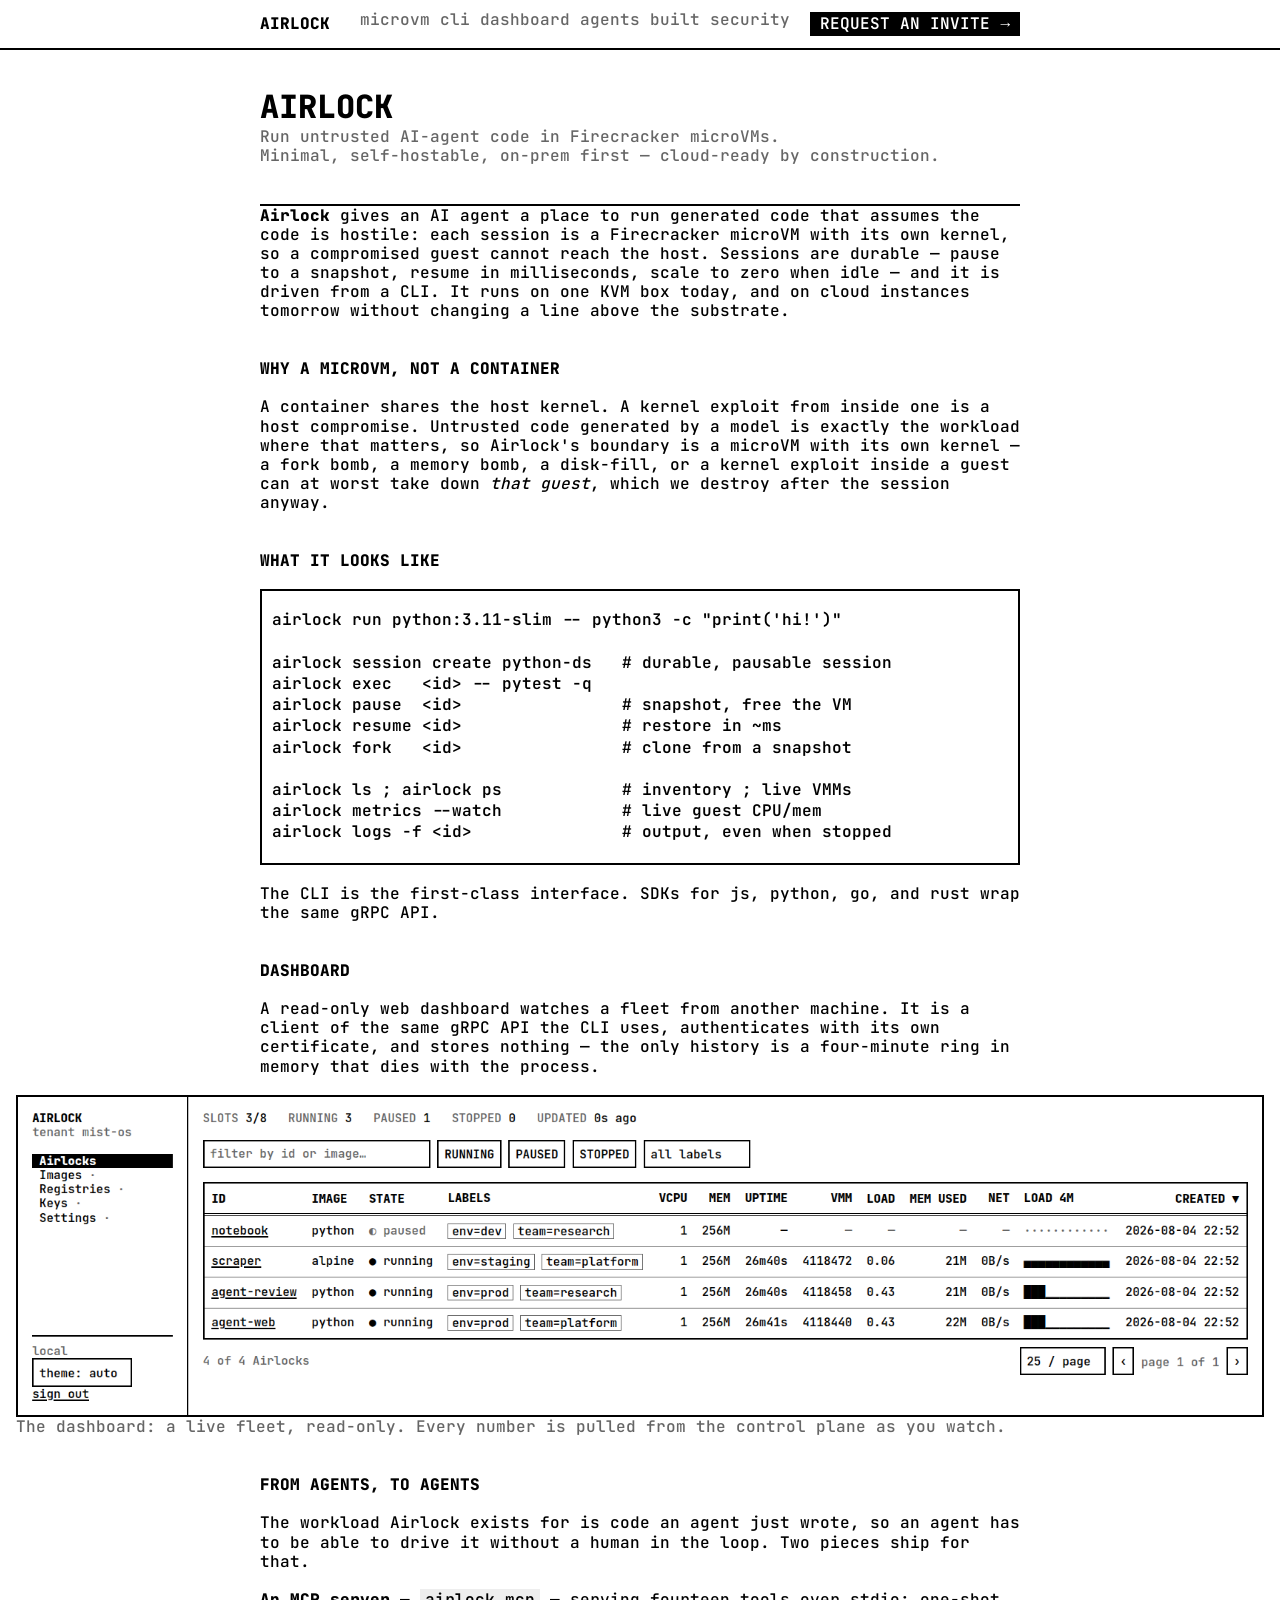
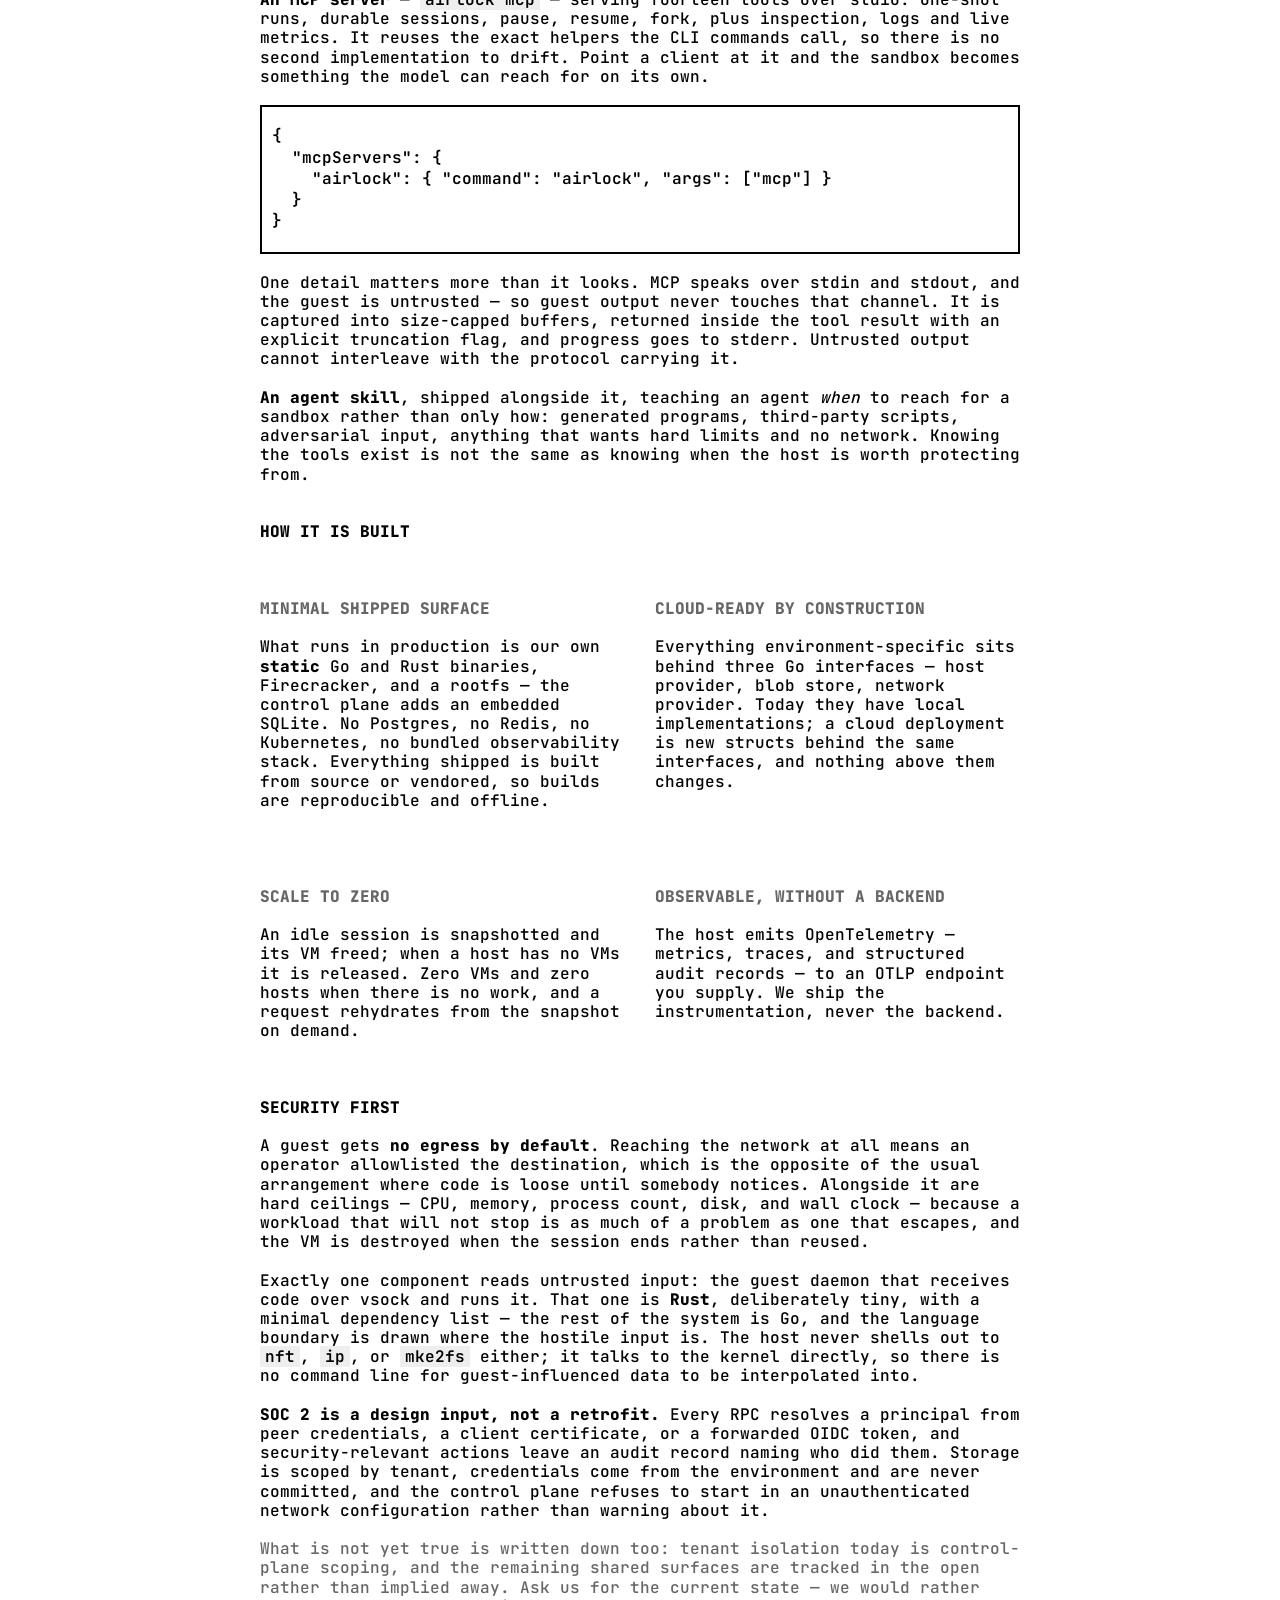
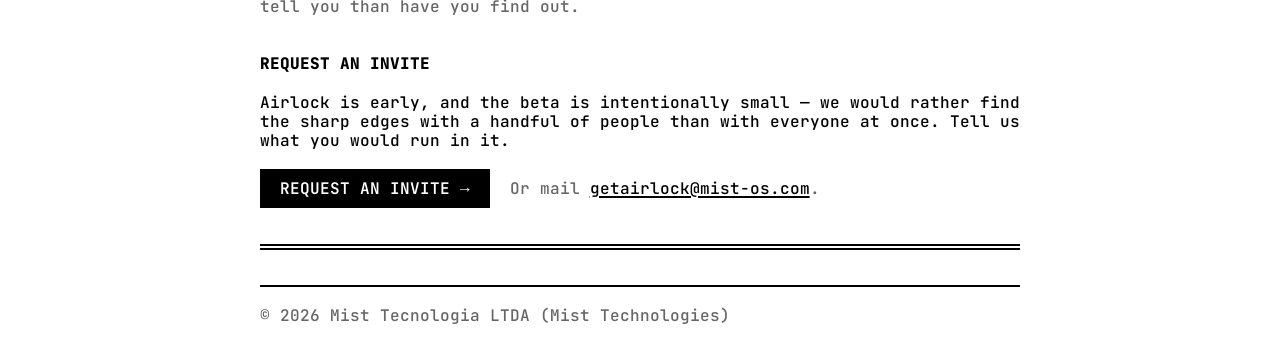
<file: index.html>
<!doctype html>
<html lang="en">
  <head>
    <meta charset="utf-8" />
    <meta name="viewport" content="width=device-width, initial-scale=1" />
    <meta name="color-scheme" content="light dark" />
    <title>Airlock — run untrusted AI-agent code in Firecracker microVMs</title>
    <meta
      name="description"
      content="Airlock gives an AI agent a place to run generated code that assumes the code is hostile: each session is a Firecracker microVM with its own kernel. Minimal, self-hostable, on-prem first."
    />
    <!--
      GitHub Pages serves the same bytes at / and at /index.html, both as
      200. Without a canonical Google treats them as duplicates and picks
      one — and it has picked the other, so this URL is not indexed.
    -->
    <link rel="canonical" href="https://airlock.mist-os.com/" />
    <link rel="preload" href="assets/jetbrains-mono-latin.woff2" as="font" type="font/woff2" crossorigin />
    <link rel="stylesheet" href="assets/style.css" />
    <meta property="og:title" content="Airlock" />
    <meta
      property="og:description"
      content="Run untrusted AI-agent code in Firecracker microVMs. Minimal, self-hostable, on-prem first — cloud-ready by construction."
    />
    <meta property="og:url" content="https://airlock.mist-os.com/" />
    <meta property="og:type" content="website" />
    <!--
      Google Analytics. This is the one thing on the site loaded from somewhere
      else, and it is the one thing that observes the reader — so it is written
      down here, in AGENTS.md, and in the copy on the invite page, rather than
      being true quietly.

      scripts/check.py allows exactly this origin and fails on any other, and
      fails if the page ever claims again to have no analytics while this is
      present.
    -->
    <script async src="https://www.googletagmanager.com/gtag/js?id=G-K9SEB4YNEE"></script>
    <script>
      window.dataLayer = window.dataLayer || [];
      function gtag() {
        dataLayer.push(arguments);
      }
      gtag("js", new Date());
      gtag("config", "G-K9SEB4YNEE");
    </script>
  </head>
  <body>
    <!--
      Fixed chrome. The page is one long document, so the bar carries the two
      things worth reaching from the middle of it: where you are, and the
      signup. Nothing else — there is no account to log into, and the code
      repositories are private, so a link to them would 404 for every visitor.

      The links are hidden below 60ch rather than folded into a menu button. A
      hamburger for three anchors on a single page is a control that costs a tap
      to reveal what a scroll would have reached anyway.
    -->
    <nav class="topbar">
      <div class="topbar-inner">
        <a class="topbar-mark" href="#top">Airlock</a>
        <ul class="topbar-links">
          <li><a href="#why">microvm</a></li>
          <li><a href="#cli">cli</a></li>
          <li><a href="#dashboard">dashboard</a></li>
          <li><a href="#agents">agents</a></li>
          <li><a href="#built">built</a></li>
          <li><a href="#security">security</a></li>
        </ul>
        <a class="topbar-cta" href="invite/">Request an invite →</a>
      </div>
    </nav>

    <header class="masthead" id="top">
      <h1>Airlock</h1>
      <p class="tagline">
        Run untrusted AI-agent code in Firecracker microVMs.<br />
        Minimal, self-hostable, on-prem first — cloud-ready by construction.
      </p>
    </header>

    <p>
      <strong>Airlock</strong> gives an AI agent a place to run generated code that assumes the
      code is hostile: each session is a Firecracker microVM with its own kernel, so a
      compromised guest cannot reach the host. Sessions are durable — pause to a snapshot,
      resume in milliseconds, scale to zero when idle — and it is driven from a CLI. It runs
      on one KVM box today, and on cloud instances tomorrow without changing a line above the
      substrate.
    </p>

    <h2 id="why">Why a microVM, not a container</h2>

    <p>
      A container shares the host kernel. A kernel exploit from inside one is a host
      compromise. Untrusted code generated by a model is exactly the workload where that
      matters, so Airlock's boundary is a microVM with its own kernel — a fork bomb, a memory
      bomb, a disk-fill, or a kernel exploit inside a guest can at worst take down
      <em>that guest</em>, which we destroy after the session anyway.
    </p>

    <h2 id="cli">What it looks like</h2>

    <pre><code>airlock run python:3.11-slim -- python3 -c "print('hi!')"

airlock session create python-ds   # durable, pausable session
airlock exec   &lt;id&gt; -- pytest -q
airlock pause  &lt;id&gt;                # snapshot, free the VM
airlock resume &lt;id&gt;                # restore in ~ms
airlock fork   &lt;id&gt;                # clone from a snapshot

airlock ls ; airlock ps            # inventory ; live VMMs
airlock metrics --watch            # live guest CPU/mem
airlock logs -f &lt;id&gt;               # output, even when stopped</code></pre>

    <p>
      The CLI is the first-class interface. SDKs for js, python, go, and rust wrap the same
      gRPC API.
    </p>

    <h2 id="dashboard">Dashboard</h2>

    <p>
      A read-only web dashboard watches a fleet from another machine. It is a client of the
      same gRPC API the CLI uses, authenticates with its own certificate, and stores nothing
      — the only history is a four-minute ring in memory that dies with the process.
    </p>

    <figure class="shot">
      <picture>
        <source srcset="assets/dashboard-dark.png" media="(prefers-color-scheme: dark)" />
        <img
          src="assets/dashboard-light.png"
          alt="The Airlock dashboard: a fleet of four microVMs for the mist-os tenant — three running, one paused — with per-session image, labels, uptime, VMM process id, load, memory, network rate, and a four-minute sparkline."
          width="1680"
          height="430"
        />
      </picture>
      <figcaption>
        The dashboard: a live fleet, read-only. Every number is pulled from the control
        plane as you watch.
      </figcaption>
    </figure>

    <h2 id="agents">From agents, to agents</h2>

    <p>
      The workload Airlock exists for is code an agent just wrote, so an agent has to be
      able to drive it without a human in the loop. Two pieces ship for that.
    </p>

    <p>
      <strong>An MCP server</strong> — <code>airlock mcp</code> — serving fourteen tools over
      stdio: one-shot runs, durable sessions, pause, resume, fork, plus inspection, logs and
      live metrics. It reuses the exact helpers the CLI commands call, so there is no second
      implementation to drift. Point a client at it and the sandbox becomes something the
      model can reach for on its own.
    </p>

    <pre><code>{
  "mcpServers": {
    "airlock": { "command": "airlock", "args": ["mcp"] }
  }
}</code></pre>

    <p>
      One detail matters more than it looks. MCP speaks over stdin and stdout, and the guest
      is untrusted — so guest output never touches that channel. It is captured into
      size-capped buffers, returned inside the tool result with an explicit truncation flag,
      and progress goes to stderr. Untrusted output cannot interleave with the protocol
      carrying it.
    </p>

    <p>
      <strong>An agent skill</strong>, shipped alongside it, teaching an agent
      <em>when</em> to reach for a sandbox rather than only how: generated programs,
      third-party scripts, adversarial input, anything that wants hard limits and no network.
      Knowing the tools exist is not the same as knowing when the host is worth protecting
      from.
    </p>

    <h2 id="built">How it is built</h2>

    <div class="cols">
      <div>
        <h3>Minimal shipped surface</h3>
        <p>
          What runs in production is our own <strong>static</strong> Go and Rust binaries,
          Firecracker, and a rootfs — the control plane adds an embedded SQLite. No Postgres,
          no Redis, no Kubernetes, no bundled observability stack. Everything shipped is
          built from source or vendored, so builds are reproducible and offline.
        </p>
      </div>
      <div>
        <h3>Cloud-ready by construction</h3>
        <p>
          Everything environment-specific sits behind three Go interfaces — host provider,
          blob store, network provider. Today they have local implementations; a cloud
          deployment is new structs behind the same interfaces, and nothing above them
          changes.
        </p>
      </div>
    </div>

    <div class="cols">
      <div>
        <h3>Scale to zero</h3>
        <p>
          An idle session is snapshotted and its VM freed; when a host has no VMs it is
          released. Zero VMs and zero hosts when there is no work, and a request rehydrates
          from the snapshot on demand.
        </p>
      </div>
      <div>
        <h3>Observable, without a backend</h3>
        <p>
          The host emits OpenTelemetry — metrics, traces, and structured audit records — to
          an OTLP endpoint you supply. We ship the instrumentation, never the backend.
        </p>
      </div>
    </div>

    <h2 id="security">Security first</h2>

    <p>
      A guest gets <strong>no egress by default</strong>. Reaching the network at all means
      an operator allowlisted the destination, which is the opposite of the usual arrangement
      where code is loose until somebody notices. Alongside it are hard ceilings — CPU,
      memory, process count, disk, and wall clock — because a workload that will not stop is
      as much of a problem as one that escapes, and the VM is destroyed when the session ends
      rather than reused.
    </p>

    <p>
      Exactly one component reads untrusted input: the guest daemon that receives code over
      vsock and runs it. That one is <strong>Rust</strong>, deliberately tiny, with a minimal
      dependency list — the rest of the system is Go, and the language boundary is drawn
      where the hostile input is. The host never shells out to <code>nft</code>,
      <code>ip</code>, or <code>mke2fs</code> either; it talks to the kernel directly, so
      there is no command line for guest-influenced data to be interpolated into.
    </p>

    <p>
      <strong>SOC 2 is a design input, not a retrofit.</strong> Every RPC resolves a
      principal from peer credentials, a client certificate, or a forwarded OIDC token, and
      security-relevant actions leave an audit record naming who did them. Storage is scoped
      by tenant, credentials come from the environment and are never committed, and the
      control plane refuses to start in an unauthenticated network configuration rather than
      warning about it.
    </p>

    <p class="muted">
      What is not yet true is written down too: tenant isolation today is control-plane
      scoping, and the remaining shared surfaces are tracked in the open rather than implied
      away. Ask us for the current state — we would rather tell you than have you find out.
    </p>

    <h2 id="invite">Request an invite</h2>

    <p>
      Airlock is early, and the beta is intentionally small — we would rather find the sharp
      edges with a handful of people than with everyone at once. Tell us what you would run
      in it.
    </p>

    <p class="lede-cta">
      <a class="button" href="invite/">Request an invite &#8594;</a>
      <span class="muted">Or mail
        <a href="mailto:getairlock@mist-os.com?subject=Airlock%20invite">getairlock@mist-os.com</a>.</span>
    </p>

    <hr />

    <footer>
      <p class="muted">
        &copy; 2026 Mist Tecnologia LTDA (Mist Technologies)
      </p>
    </footer>

  </body>
</html>
</file>
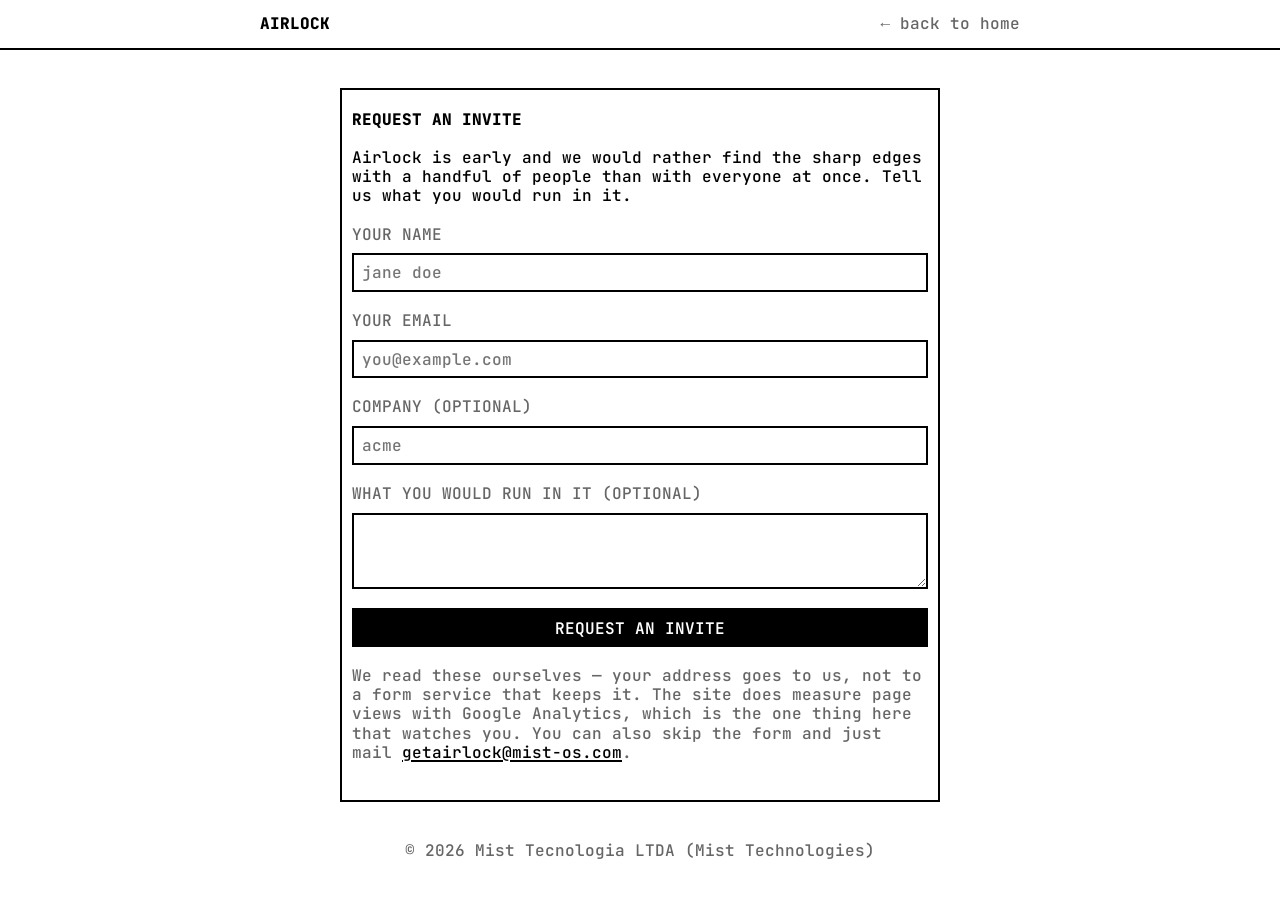
<file: invite/index.html>
<!doctype html>
<html lang="en">
  <head>
    <meta charset="utf-8" />
    <meta name="viewport" content="width=device-width, initial-scale=1" />
    <meta name="color-scheme" content="light dark" />
    <title>Request an invite — Airlock</title>
    <meta
      name="description"
      content="The Airlock beta is intentionally small. Tell us what you would run in it."
    />
    <!--
      Same / vs /index.html split as the home page. Name this URL so Google
      does not index /invite/index.html as a second copy.
    -->
    <link rel="canonical" href="https://airlock.mist-os.com/invite/" />
    <link rel="preload" href="../assets/jetbrains-mono-latin.woff2" as="font" type="font/woff2" crossorigin />
    <link rel="stylesheet" href="../assets/style.css" />
    <meta property="og:title" content="Request an Airlock invite" />
    <meta
      property="og:description"
      content="The Airlock beta is intentionally small. Tell us what you would run in it."
    />
    <meta property="og:url" content="https://airlock.mist-os.com/invite/" />
    <meta property="og:type" content="website" />
    <!--
      One page, one job. Nothing to read here and nothing to scroll past, so
      the bar carries a way back and nothing else.
    -->
    <!--
      Google Analytics. This is the one thing on the site loaded from somewhere
      else, and it is the one thing that observes the reader — so it is written
      down here, in AGENTS.md, and in the copy on the invite page, rather than
      being true quietly.

      scripts/check.py allows exactly this origin and fails on any other, and
      fails if the page ever claims again to have no analytics while this is
      present.
    -->
    <script async src="https://www.googletagmanager.com/gtag/js?id=G-K9SEB4YNEE"></script>
    <script>
      window.dataLayer = window.dataLayer || [];
      function gtag() {
        dataLayer.push(arguments);
      }
      gtag("js", new Date());
      gtag("config", "G-K9SEB4YNEE");
    </script>
  </head>
  <body class="standalone">
    <nav class="topbar">
      <div class="topbar-inner">
        <a class="topbar-mark" href="../">Airlock</a>
        <a class="topbar-back" href="../">&#8592; back to home</a>
      </div>
    </nav>

    <main>
    <!--
      Beta signup.

      GitHub Pages is static — there is no server here to receive a POST, and
      no static site generator supplies one either. So the form posts off-site.

      It was a mailto: first, which was wrong for a larger group than expected:
      a mailto: does something only for a visitor whose browser has a mail
      client registered as its handler, and webmail signed in on another tab is
      not that. The click silently did nothing.

      Of the things that can receive a POST, this one costs no grant. A
      third-party form service is a processor holding other people's addresses,
      and our own Apps Script endpoint wanted "send email as you" and "all your
      spreadsheets", permanently, so that a signup box could work. A Form asks
      for nothing.

      Three properties hold it together, and scripts/check.py checks each: it
      works without JavaScript, a failed submit is never silent, and the address
      stays printed. See AGENTS.md and docs/beta-form.md.
    -->
    <section class="cta" id="beta">
      <h2>Request an invite</h2>
      <p>
        Airlock is early and we would rather find the sharp edges with a handful of people
        than with everyone at once. Tell us what you would run in it.
      </p>

      <!--
        A real POST, so it works with JavaScript disabled: the browser navigates
        to the endpoint and reads its reply. The script below upgrades that to
        an inline confirmation, and nothing else.

        The endpoint is a Google Form. Posting to its formResponse URL is what
        the form's own page does, so there is nothing deployed, no code running
        as anybody, and no OAuth grant behind this — the alternative was a
        script holding "send email as you" and "all your spreadsheets", which
        is a lot of authority to hold for a signup box.

        The entry.N names are how a Form identifies its questions; they come
        from its pre-filled link. docs/beta-form.md has the procedure.

        This is the one origin the form *sends* to, on an explicit click. The
        page also *loads* Google Analytics on arrival — a different origin,
        named in the <head>, in AGENTS.md, and in scripts/check.py.
      -->
      <form
        id="beta-form"
        method="post"
        action="https://docs.google.com/forms/d/e/1FAIpQLSdEPuMVrCM5fBs6sPi4H21wqKPeN2-X_o-VP8hkZfzkWYGwJA/formResponse"
      >
        <label for="beta-name" class="muted">your name</label>
        <input
          type="text"
          id="beta-name"
          name="entry.796249422"
          placeholder="jane doe"
          autocomplete="name"
          required
        />

        <label for="beta-email" class="muted">your email</label>
        <input
          type="email"
          id="beta-email"
          name="entry.1110114569"
          placeholder="you@example.com"
          autocomplete="email"
          required
        />

        <label for="beta-company" class="muted">company (optional)</label>
        <input
          type="text"
          id="beta-company"
          name="entry.821827679"
          placeholder="acme"
          autocomplete="organization"
        />

        <label for="beta-about" class="muted">what you would run in it (optional)</label>
        <textarea id="beta-about" name="entry.1163163749" rows="3"></textarea>

        <!--
          Honeypot. Off-screen and aria-hidden, so a person never meets it and a
          bot filling every input does. It carries no name attribute, so it is
          never transmitted; the script drops the submission instead. A bot that
          posts straight to Google without running this page is not something a
          static site can stop, and pretending otherwise would be the wrong
          comment to leave here.
        -->
        <div class="trap" aria-hidden="true">
          <label for="beta-website">leave this empty</label>
          <input type="text" id="beta-website" tabindex="-1" autocomplete="off" />
        </div>

        <button type="submit" id="beta-submit">Request an invite</button>
      </form>

      <p class="muted" id="beta-note">
        We read these ourselves — your address goes to us, not to a form service that
        keeps it. The site does measure page views with Google Analytics, which is the
        one thing here that watches you. You can also skip the form and just mail
        <a href="mailto:getairlock@mist-os.com?subject=Airlock%20invite">getairlock@mist-os.com</a>.
      </p>

      <div class="fallback" id="beta-ok" hidden role="status" aria-live="polite">
        <p><strong>Your request is in.</strong> We will mail you at the address you gave.</p>
      </div>

      <!--
        The error path. A cross-origin POST is opaque by design — the page
        cannot read the reply — so a request that never left is the one failure
        worth handling, and the only honest answer is a message the visitor can
        send by hand. This is also what the whole form degrades to if the
        endpoint ever goes away.
      -->
      <div class="fallback" id="beta-fallback" hidden>
        <p>
          <strong>That did not go through.</strong> Copy this and send it from wherever
          you read mail, and we will pick it up there.
        </p>
        <label for="beta-message" class="muted">
          to getairlock@mist-os.com · subject: Airlock beta invite
        </label>
        <textarea id="beta-message" rows="5" readonly></textarea>
        <div class="cta-row">
          <button type="button" id="beta-copy">Copy message</button>
          <span class="muted" id="beta-copied" role="status" aria-live="polite"></span>
        </div>
      </div>
    </section>
    </main>

    <footer class="standalone-footer">
      <p class="muted">&copy; 2026 Mist Tecnologia LTDA (Mist Technologies)</p>
    </footer>

    <script>
      // Progressive enhancement only. The form posts for real with this
      // disabled; all this adds is staying on the page to confirm, instead of
      // navigating to the endpoint's own reply.
      var form = document.getElementById("beta-form");
      var submit = document.getElementById("beta-submit");
      var ok = document.getElementById("beta-ok");
      var fallback = document.getElementById("beta-fallback");
      var message = document.getElementById("beta-message");
      var copied = document.getElementById("beta-copied");

      form.addEventListener("submit", function (e) {
        var email = document.getElementById("beta-email").value.trim();
        if (!email) return; // let the browser's own validation speak
        e.preventDefault();

        // Honeypot filled: report success and send nothing. A bot told it
        // failed simply tries something else.
        if (document.getElementById("beta-website").value.trim()) {
          form.hidden = true;
          document.getElementById("beta-note").hidden = true;
          ok.hidden = false;
          return;
        }

        // URLSearchParams sends form-urlencoded, which is CORS-safelisted, so
        // there is no preflight to fail. no-cors because the reply cannot be
        // read across origins anyway, and is not needed: what the visitor wants
        // confirmed is that the request left, and it did.
        var body = new URLSearchParams(new FormData(form));

        submit.disabled = true;
        submit.textContent = "Sending";

        fetch(form.action, { method: "POST", mode: "no-cors", body: body })
          .then(function () {
            form.hidden = true;
            document.getElementById("beta-note").hidden = true;
            ok.hidden = false;

            // Analytics counts that a request was made — never what was in it.
            // The name, address and company do not leave for Google: sending
            // them would breach its own terms, and this page tells the reader
            // their address goes to us.
            //
            // Called explicitly because this handler calls preventDefault and
            // posts with fetch, so there is no native form submission for
            // enhanced measurement to observe. Guarded because an ad blocker
            // leaves gtag undefined, and a signup must not fail over a metric.
            if (typeof gtag === "function") {
              gtag("event", "generate_lead");
            }
          })
          .catch(function () {
            // Only a request that never left lands here. Hand over something
            // sendable rather than asking them to try again into the dark.
            submit.disabled = false;
            submit.textContent = "Request an invite";
            var field = function (id) {
              return document.getElementById(id).value.trim();
            };
            message.value =
              "Please add me to the Airlock beta.\n\n" +
              "Name: " + field("beta-name") + "\n" +
              "Email: " + email + "\n" +
              "Company: " + (field("beta-company") || "—") + "\n\n" +
              "What I would run in it:\n" + field("beta-about");
            copied.textContent = "";
            fallback.hidden = false;
          });
      });

      // Selecting first means the button still leaves the visitor somewhere
      // useful when the clipboard is unavailable — over plain http, or with
      // the permission refused — instead of failing silently.
      document.getElementById("beta-copy").addEventListener("click", function () {
        message.focus();
        message.select();
        var manually = function () {
          copied.textContent = "selected — copy it";
        };
        if (navigator.clipboard && navigator.clipboard.writeText) {
          navigator.clipboard.writeText(message.value).then(function () {
            copied.textContent = "copied";
          }, manually);
        } else {
          manually();
        }
      });
    </script>
  </body>
</html>
</file>
<file: assets/style.css>
/*
 * Copyright 2026 Mist Tecnologia LTDA. All rights reserved.
 * SPDX-License-Identifier: Apache-2.0
 *
 * Adapted from The Monospace Web
 *   Copyright (c) Oskar Wickstrom — MIT
 *   https://github.com/owickstrom/the-monospace-web
 *
 * The same design system the Airlock dashboard uses, reduced to what a
 * document needs: everything lands on a character grid, 1ch horizontally and
 * --line-height vertically. For a tool whose primary interface is a terminal,
 * that is the honest aesthetic, and it costs no framework and no build step —
 * this site is HTML and CSS, served as written.
 */

@font-face {
  font-family: "JetBrains Mono";
  src: url("jetbrains-mono-latin.woff2") format("woff2");
  font-weight: 100 800;
  font-style: normal;
  font-display: swap;
}

:root {
  --font-family: "JetBrains Mono", ui-monospace, SFMono-Regular, Menlo, monospace;
  --line-height: 1.2rem;
  --border-thickness: 2px;

  /* The fixed bar's height, named because three things must agree on it: the
     bar, the body's top padding, and the scroll offset for anchored headings.
     Two and a half lines is what fits a bordered button with air around it. */
  --topbar-height: calc(var(--line-height) * 2.5);

  --text-color: #000;
  --text-color-alt: #666;
  --background-color: #fff;
  --background-color-alt: #eee;

  /* The one accent, and it is used for one thing: the status notice. Never to
     decorate. 8.04:1 on white. */
  --color-danger: #a11212;

  --font-weight-normal: 500;
  --font-weight-medium: 600;
  --font-weight-bold: 800;

  font-family: var(--font-family);
  font-optical-sizing: auto;
  font-weight: var(--font-weight-normal);
  font-variant-numeric: tabular-nums lining-nums;
  font-size: 16px;
}

@media (prefers-color-scheme: dark) {
  :root {
    --text-color: #fff;
    --text-color-alt: #aaa;
    --background-color: #000;
    --background-color-alt: #111;
    --color-danger: #e05252; /* 5.50:1 on black — selected, not flipped */
  }
}

* {
  box-sizing: border-box;
}

html {
  background: var(--background-color);
  color: var(--text-color);
}

body {
  margin: 0 auto;
  /* Top padding clears the fixed bar and its rule, then leaves a line of air.
     Derived from --topbar-height so changing the bar cannot leave the first
     paragraph tucked underneath it. */
  padding: calc(var(--topbar-height) + var(--border-thickness) + var(--line-height)) 2ch
    calc(var(--line-height) * 2);
  /* A document width, unlike the dashboard: prose past 80ch is hard to read. */
  max-width: 80ch;
  line-height: var(--line-height);
}

body > * + * {
  margin-top: var(--line-height);
}

h1,
h2,
h3 {
  font-weight: var(--font-weight-bold);
  line-height: var(--line-height);
  margin: calc(var(--line-height) * 2) 0 var(--line-height);
  text-transform: uppercase;
}
h1 {
  font-size: 2rem;
  line-height: calc(var(--line-height) * 2);
}
h2 {
  font-size: 1rem;
}
h3 {
  font-size: 1rem;
  color: var(--text-color-alt);
}

p,
ul,
ol {
  margin: 0 0 var(--line-height);
}

a {
  color: var(--text-color);
  text-decoration-thickness: var(--border-thickness);
  text-underline-offset: 2px;
}
a:hover {
  background: var(--background-color-alt);
}

strong {
  font-weight: var(--font-weight-bold);
}

code {
  font-family: var(--font-family);
  font-weight: var(--font-weight-medium);
  background: var(--background-color-alt);
  padding: 0 0.5ch;
}

pre {
  border: var(--border-thickness) solid var(--text-color);
  padding: var(--line-height) 1ch;
  overflow-x: auto;
  margin: 0 0 var(--line-height);
}
pre code {
  background: none;
  padding: 0;
}

ul {
  list-style-type: square;
  padding-left: 2ch;
}
ol {
  padding-left: 3ch;
}
li {
  margin-bottom: calc(var(--line-height) / 2);
}

hr {
  border: none;
  height: var(--line-height);
  margin: calc(var(--line-height) * 1.5) 0;
  position: relative;
}
hr:after {
  content: "";
  position: absolute;
  top: calc(var(--line-height) / 2 - var(--border-thickness));
  left: 0;
  width: 100%;
  border-top: calc(var(--border-thickness) * 3) double var(--text-color);
}

table {
  border-collapse: collapse;
  width: 100%;
  margin-bottom: var(--line-height);
}
th,
td {
  padding: calc(var(--line-height) / 2) 1ch;
  text-align: left;
  vertical-align: top;
  line-height: var(--line-height);
}
thead th {
  text-transform: uppercase;
  font-weight: var(--font-weight-bold);
  border-bottom: calc(var(--border-thickness) * 2) double var(--text-color);
}
tbody tr + tr td {
  border-top: 1px solid var(--text-color-alt);
}

/* ---- Fixed top bar -------------------------------------------------------- */

/*
 * Full-bleed, but its contents align to the same 80ch column as the document,
 * so the wordmark sits directly above the <h1> rather than floating off at the
 * viewport edge.
 *
 * Its height is --topbar-height rather than whatever the tallest child happens
 * to measure, so the body padding and the anchor scroll offset below can be
 * derived from it instead of guessed at and left to drift.
 */
.topbar {
  position: fixed;
  inset: 0 0 auto 0;
  z-index: 10;
  /* Opaque on purpose. A translucent bar over a character grid turns text into
     interference the moment anything scrolls under it. */
  background: var(--background-color);
  border-bottom: var(--border-thickness) solid var(--text-color);
}
.topbar-inner {
  display: flex;
  align-items: center;
  gap: 2ch;
  height: var(--topbar-height);
  max-width: 80ch;
  margin: 0 auto;
  padding: 0 2ch;
}
.topbar-mark {
  font-weight: var(--font-weight-bold);
  text-transform: uppercase;
  text-decoration: none;
  color: var(--text-color);
  /* Pushes everything after it to the right edge. */
  margin-right: auto;
}
.topbar-links {
  display: flex;
  /* One space between links rather than two: with six of them, 2ch pushed the
     row wider than the 80ch column, so the button no longer lined up with the
     page's right edge. */
  gap: 1ch;
  margin: 0;
  padding: 0;
  list-style: none;
}
.topbar-links a {
  color: var(--text-color-alt);
  text-decoration: none;
  /* One word each, on one line. A nav that wraps turns a 2.5-line bar into a
     4-line one and shoves the whole page down with it. */
  white-space: nowrap;
}
.topbar-links a:hover {
  color: var(--text-color);
  text-decoration: underline;
}
.topbar-cta {
  border: var(--border-thickness) solid var(--text-color);
  /* Minus the border, so the button is exactly one line-height of content. */
  padding: 0 calc(1ch - var(--border-thickness));
  text-transform: uppercase;
  font-weight: var(--font-weight-medium);
  text-decoration: none;
  background: var(--text-color);
  color: var(--background-color);
  white-space: nowrap;
}
.topbar-cta:hover {
  background: var(--background-color);
  color: var(--text-color);
}
.topbar a:focus-visible {
  outline: 2px solid var(--text-color);
  outline-offset: 2px;
}

/*
 * The links go and the button stays: the links are shortcuts to content a
 * scroll reaches anyway, and the button is the reason the bar exists.
 *
 * The threshold is set from what the bar actually measures, not from a round
 * number. The links carry white-space: nowrap, so below the width they need
 * they do not wrap or shrink — they push the button off the right edge, which
 * looks like nothing is wrong and quietly removes the one control here. It
 * must fire while there is still room for the whole row, so it is derived from
 * the widest the row gets rather than guessed at and left to rot the next time
 * a link is added.
 *
 * Measured with six labels: the row needs the full 80ch column (768px), so
 * 100ch — 800px, since a media query's ch is the initial font's, not this
 * page's — leaving a little air. Re-measure when the links change:
 * .topbar-inner scrollWidth against its clientWidth.
 */
@media (max-width: 100ch) {
  .topbar-links {
    display: none;
  }
}

.topbar-back {
  color: var(--text-color-alt);
  text-decoration: none;
  white-space: nowrap;
}
.topbar-back:hover {
  color: var(--text-color);
  text-decoration: underline;
}

/*
 * Anchored headings must clear the fixed bar, or following a link leaves the
 * heading hidden underneath it and the section looks like it starts mid-
 * sentence. One extra line of air so it does not sit flush against the rule.
 */
:target {
  scroll-margin-top: calc(var(--topbar-height) + var(--border-thickness) + var(--line-height));
}

.masthead {
  border-bottom: var(--border-thickness) solid var(--text-color);
  padding-bottom: var(--line-height);
}
.masthead h1 {
  margin: 0;
}
.tagline {
  color: var(--text-color-alt);
}

/*
 * The status notice is the one place colour appears, and it is deliberately
 * near the top. Airlock is early, and a landing page that buries that would be
 * selling something the documentation contradicts.
 */
.status {
  border: var(--border-thickness) solid var(--color-danger);
  padding: var(--line-height) 1ch;
}
.status strong {
  color: var(--color-danger);
}

.muted {
  color: var(--text-color-alt);
}

.cols {
  display: flex;
  flex-wrap: wrap;
  gap: 0 3ch;
}
.cols > * {
  flex: 1 1 30ch;
}

footer {
  border-top: var(--border-thickness) solid var(--text-color);
  padding-top: var(--line-height);
  color: var(--text-color-alt);
}

figure {
  margin: 0 0 var(--line-height);
}
figure pre {
  margin-bottom: calc(var(--line-height) / 2);
}
figcaption {
  color: var(--text-color-alt);
}

/* ---- The invite page ------------------------------------------------------ */

/*
 * One page, one job: the form is the content, so it sits in the middle of the
 * viewport rather than at the top of a document. Narrower than the document
 * width too — a form is a column of fields, not prose, and 80ch of empty input
 * reads as a mistake.
 */
body.standalone {
  display: flex;
  flex-direction: column;
  justify-content: center;
  min-height: 100vh;
  max-width: 64ch;
}

/*
 * The lede's call to action, which is all that is left on the home page now
 * that the form has a page of its own. Filled, because it is the same action
 * as the bar's button and the two should not disagree about how it looks.
 */
.lede-cta {
  display: flex;
  flex-wrap: wrap;
  align-items: baseline;
  gap: 2ch;
}
.button {
  border: var(--border-thickness) solid var(--text-color);
  padding: calc(var(--line-height) / 2 - var(--border-thickness)) calc(2ch - var(--border-thickness));
  text-transform: uppercase;
  font-weight: var(--font-weight-medium);
  text-decoration: none;
  background: var(--text-color);
  color: var(--background-color);
  white-space: nowrap;
}
.button:hover {
  background: var(--background-color);
  color: var(--text-color);
}
.button:active {
  transform: translate(2px, 2px);
}
.button:focus-visible {
  outline: 2px solid var(--text-color);
  outline-offset: 2px;
}

/*
 * Sits under the centred card rather than pinned to the viewport floor. On a
 * page this short, a footer stuck to the bottom of the window reads as a
 * separate thing that floated down there; under the card it reads as the end.
 */
.standalone-footer {
  text-align: center;
  /* The document footer's rule separates it from a long page. Here it would be
     a second line directly under the card's own border, reading as a mistake. */
  border-top: none;
}

/* ---- Beta signup ---------------------------------------------------------- */

.cta {
  border: var(--border-thickness) solid var(--text-color);
  padding: var(--line-height) 1ch;
}
.cta h2 {
  margin-top: 0;
}
.cta-row {
  display: flex;
  flex-wrap: wrap;
  gap: 1ch;
}
.cta-row input {
  flex: 1 1 28ch;
}
.cta input,
.cta button {
  border: var(--border-thickness) solid var(--text-color);
  padding: calc(var(--line-height) / 2 - var(--border-thickness)) calc(1ch - var(--border-thickness));
  font: inherit;
  font-variant-numeric: inherit;
  height: calc(var(--line-height) * 2);
  background: var(--background-color);
  color: var(--text-color);
  line-height: normal;
  appearance: none;
  border-radius: 0;
}
.cta button {
  text-transform: uppercase;
  font-weight: var(--font-weight-medium);
  cursor: pointer;
}
.cta button:hover {
  background: var(--text-color);
  color: var(--background-color);
}
.cta button:active {
  transform: translate(2px, 2px);
}
.cta input:focus-visible,
.cta button:focus-visible {
  outline: 2px solid var(--text-color);
  outline-offset: 2px;
}
.cta label {
  display: block;
  text-transform: uppercase;
}

/*
 * Fields stack full-width rather than sitting beside the button. With four of
 * them a side-by-side row would wrap into a ragged grid at most widths, and a
 * stack reads as a single column of things to fill in — which is what it is.
 */
.cta input,
.cta textarea {
  display: block;
  width: 100%;
}
.cta form label + input,
.cta form label + textarea {
  margin-top: calc(var(--line-height) / 2);
}
.cta form input + label,
.cta form textarea + label {
  margin-top: var(--line-height);
}

/*
 * The submit is the one inverted control on the page. In a design system with
 * no accent colour, filled-versus-outlined is the only way to say "this is the
 * action" — so it is spent here and nowhere else, apart from the bar's copy of
 * the same button.
 */
.cta button[type="submit"] {
  width: 100%;
  margin-top: var(--line-height);
  background: var(--text-color);
  color: var(--background-color);
}
.cta button[type="submit"]:hover {
  background: var(--background-color);
  color: var(--text-color);
}
.cta button[type="submit"][disabled],
.cta button[type="submit"][disabled]:hover {
  background: var(--text-color);
  color: var(--background-color);
}
/* The note is about the form, not part of it, so it gets a line of its own. */
.cta form + p {
  margin-top: var(--line-height);
}

/*
 * The honeypot. Moved off-screen rather than hidden with display:none or the
 * hidden attribute, both of which a bot can cheaply detect and skip. Nothing
 * here is a layout decision; it exists to be invisible.
 */
.trap {
  position: absolute;
  left: -9999px;
  width: 1px;
  height: 1px;
  overflow: hidden;
}

/*
 * The outcome, revealed after submit — a confirmation, or a message to send by
 * hand when the request never left. A rule rather than a nested box: it is the
 * same request, answered, not a separate offer.
 */
.fallback {
  margin-top: var(--line-height);
  padding-top: var(--line-height);
  border-top: var(--border-thickness) solid var(--text-color);
}
.cta textarea,
.fallback textarea {
  display: block;
  width: 100%;
  border: var(--border-thickness) solid var(--text-color);
  padding: calc(var(--line-height) / 2 - var(--border-thickness)) calc(1ch - var(--border-thickness));
  font: inherit;
  background: var(--background-color);
  color: var(--text-color);
  border-radius: 0;
  resize: vertical;
}
.cta textarea:focus-visible,
.fallback textarea:focus-visible {
  outline: 2px solid var(--text-color);
  outline-offset: 2px;
}
.cta button[disabled] {
  opacity: 0.6;
  cursor: default;
}
.cta button[disabled]:hover {
  background: var(--background-color);
  color: var(--text-color);
}

/* ---- Screenshot ----------------------------------------------------------- */

/*
 * The screenshot breaks out of the 80ch prose column. A dense table shrunk to
 * text width is unreadable, and an unreadable screenshot of a data-dense tool
 * argues against the tool.
 *
 * Sized from the body width rather than 100vw: vw includes the scrollbar, so
 * the usual centring trick overflows by ~15px and gives the page a horizontal
 * scrollbar it should never have.
 */
.shot {
  /* Three-way clamp: as wide as the prose plus a generous margin, never wider
     than the viewport less a scrollbar's worth, never absurd on an ultrawide. */
  width: min(calc(100% + 60ch), calc(100vw - 2rem), 1400px);
  margin: 0 auto var(--line-height);
  position: relative;
  left: 50%;
  transform: translateX(-50%);
}
.shot img {
  display: block;
  width: 100%;
  height: auto;
  border: var(--border-thickness) solid var(--text-color);
}

/*
 * Tables scroll inside their own box rather than widening the page. Monospace
 * columns have a hard minimum width, so on a narrow screen the table pushed the
 * document sideways — the one thing a page body must never do.
 */
.table-wrap {
  overflow-x: auto;
  margin-bottom: var(--line-height);
}
.table-wrap table {
  margin-bottom: 0;
}
</file>
